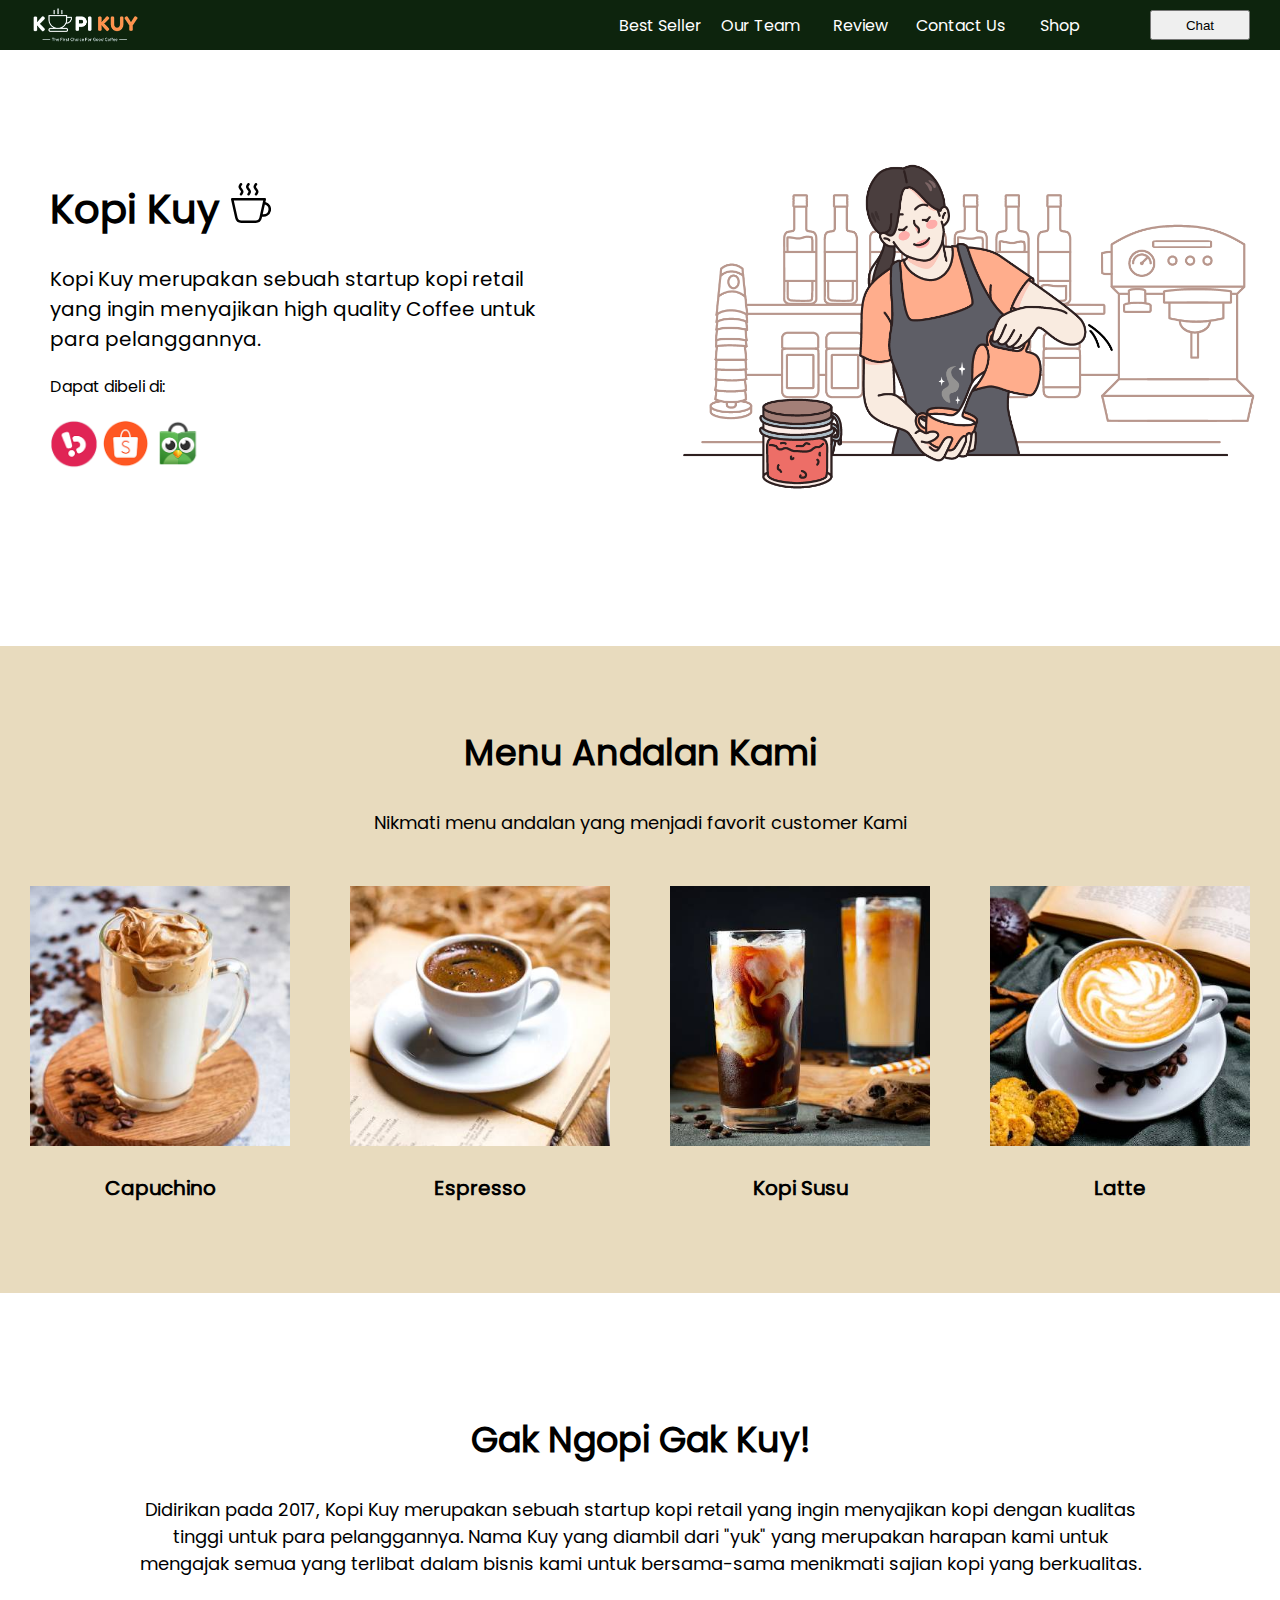
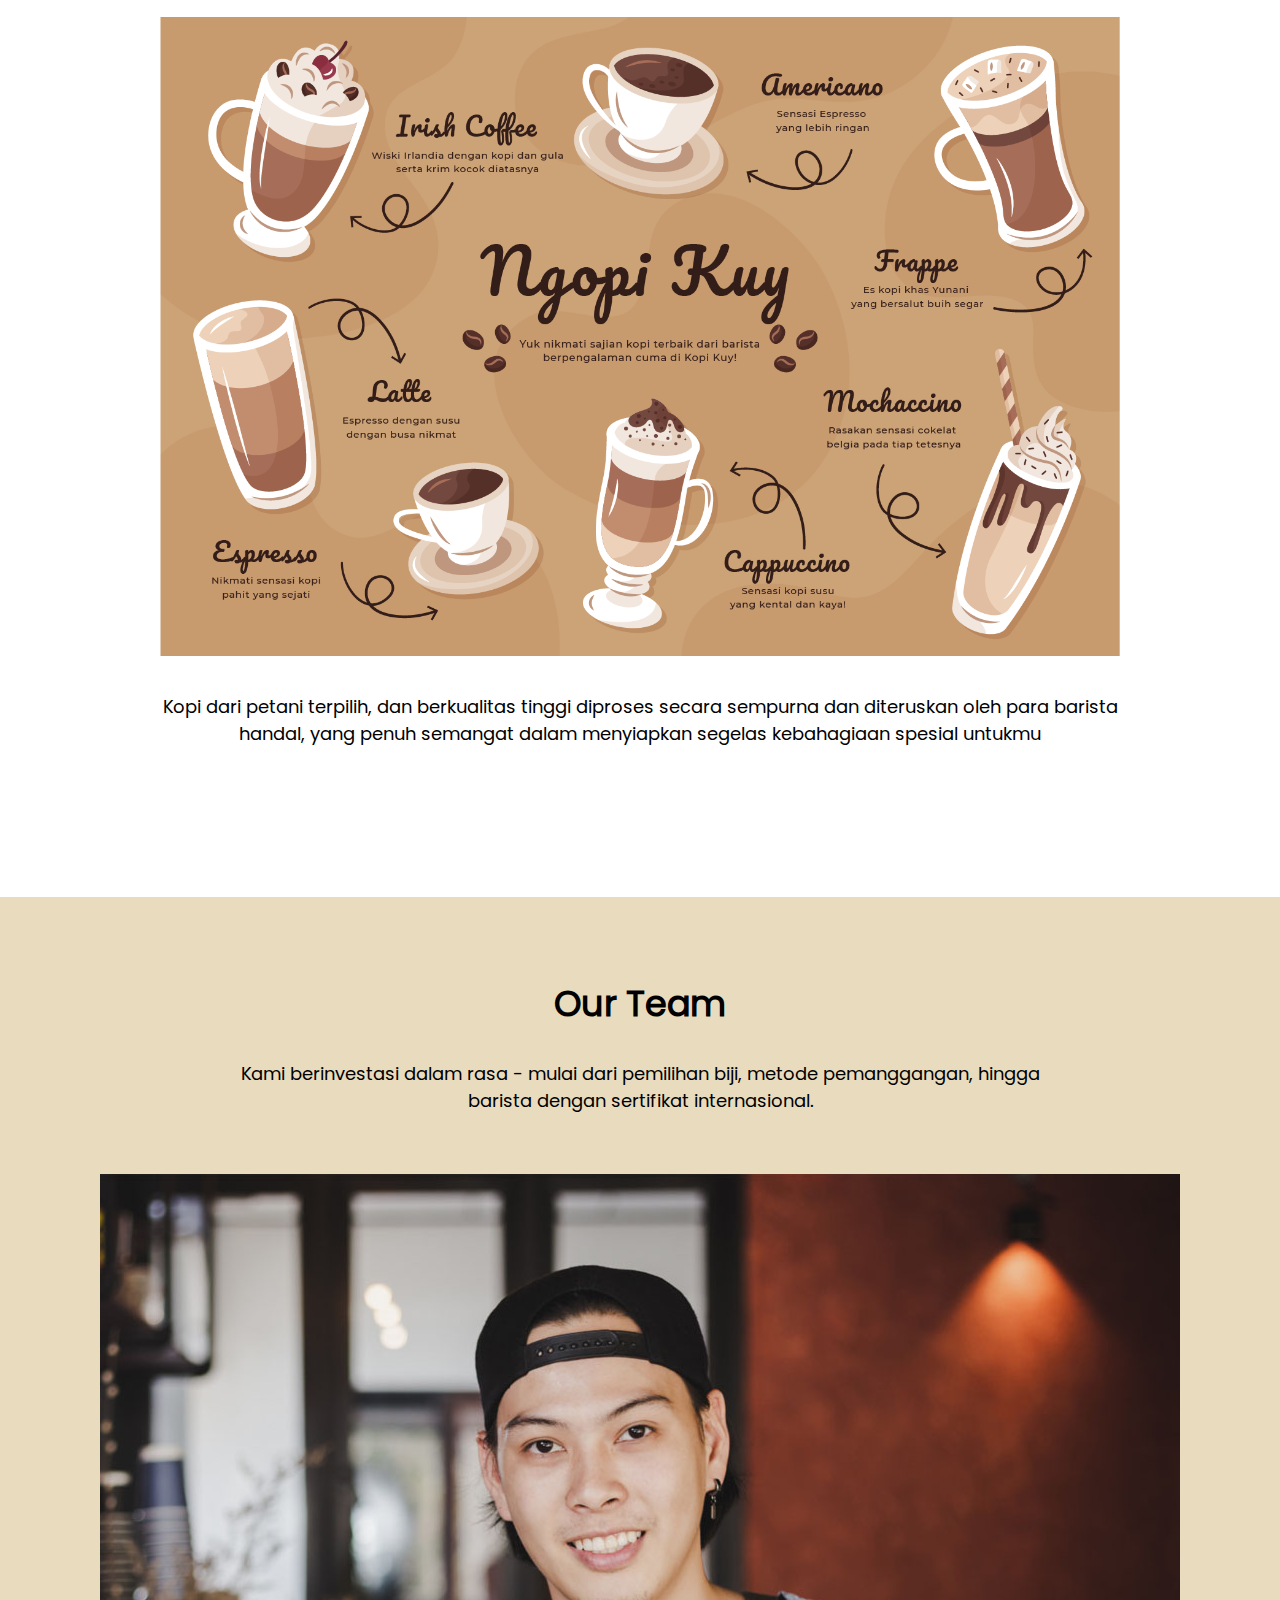
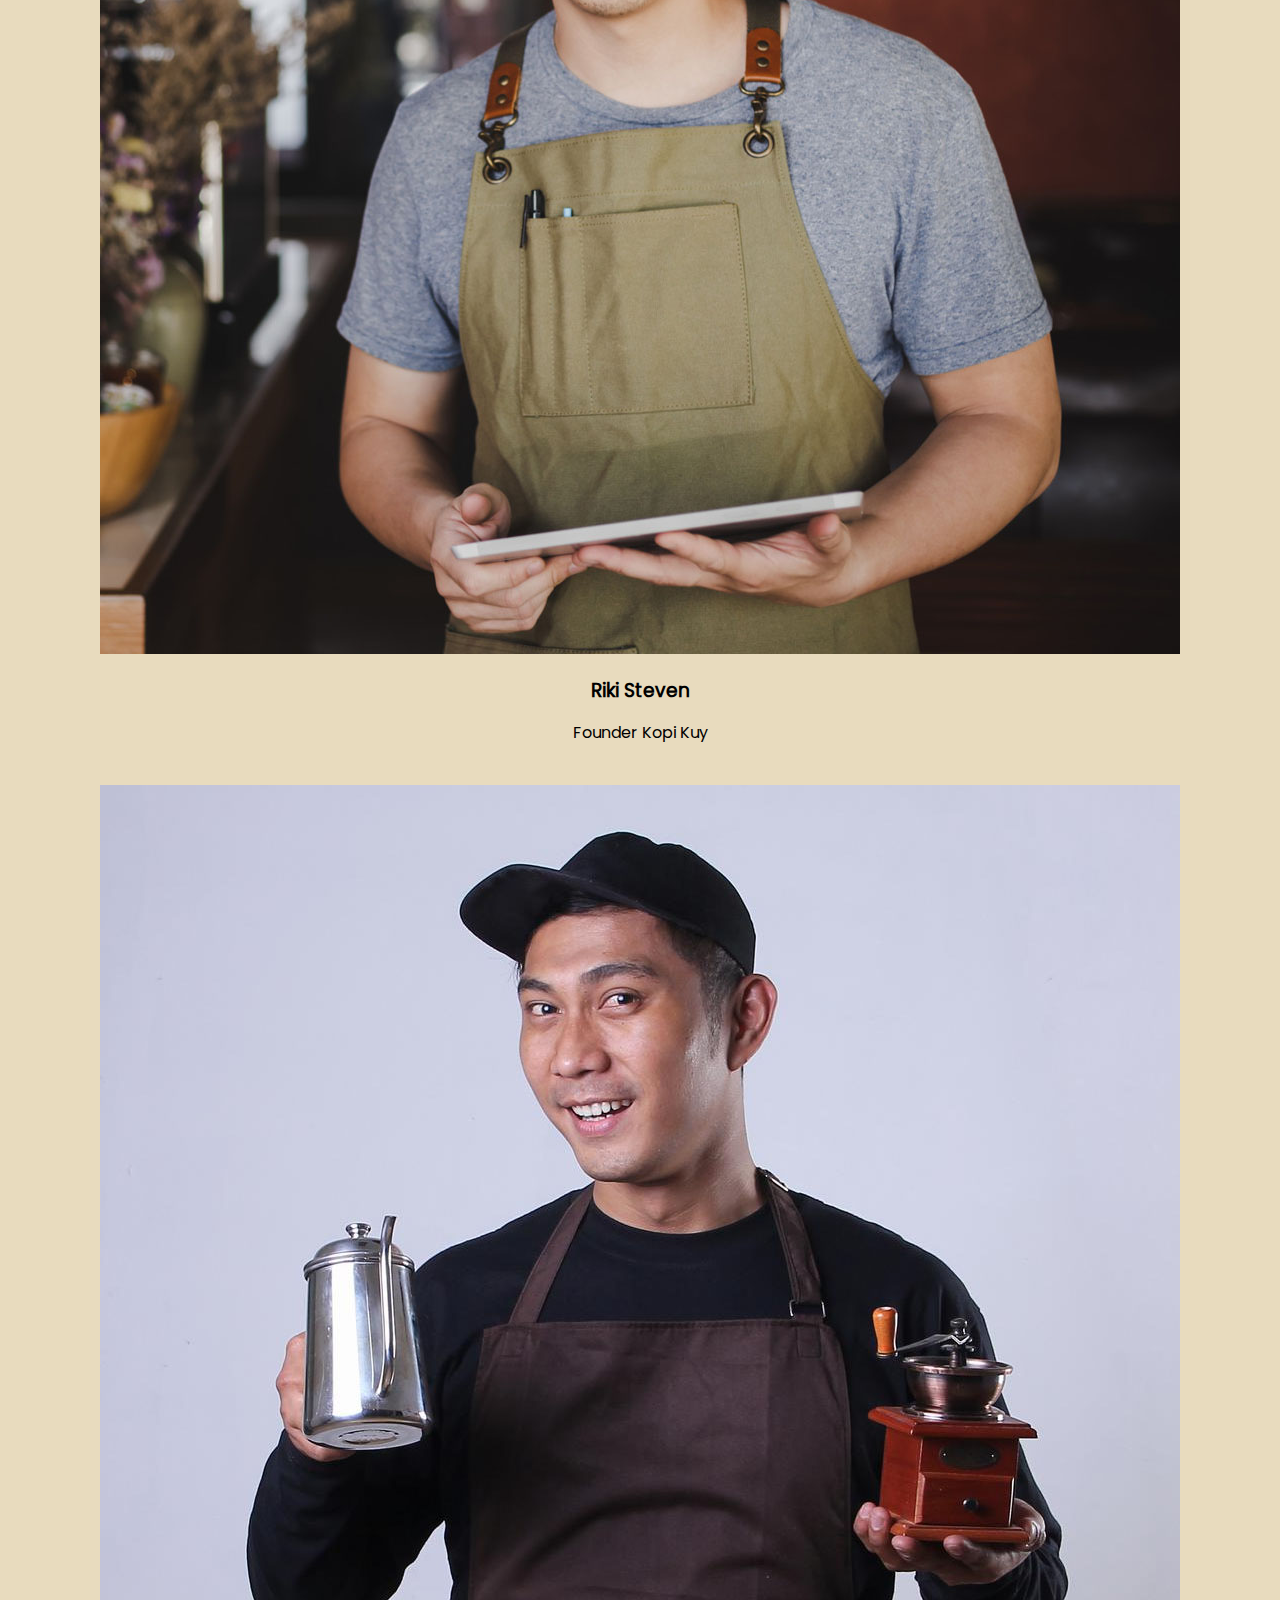
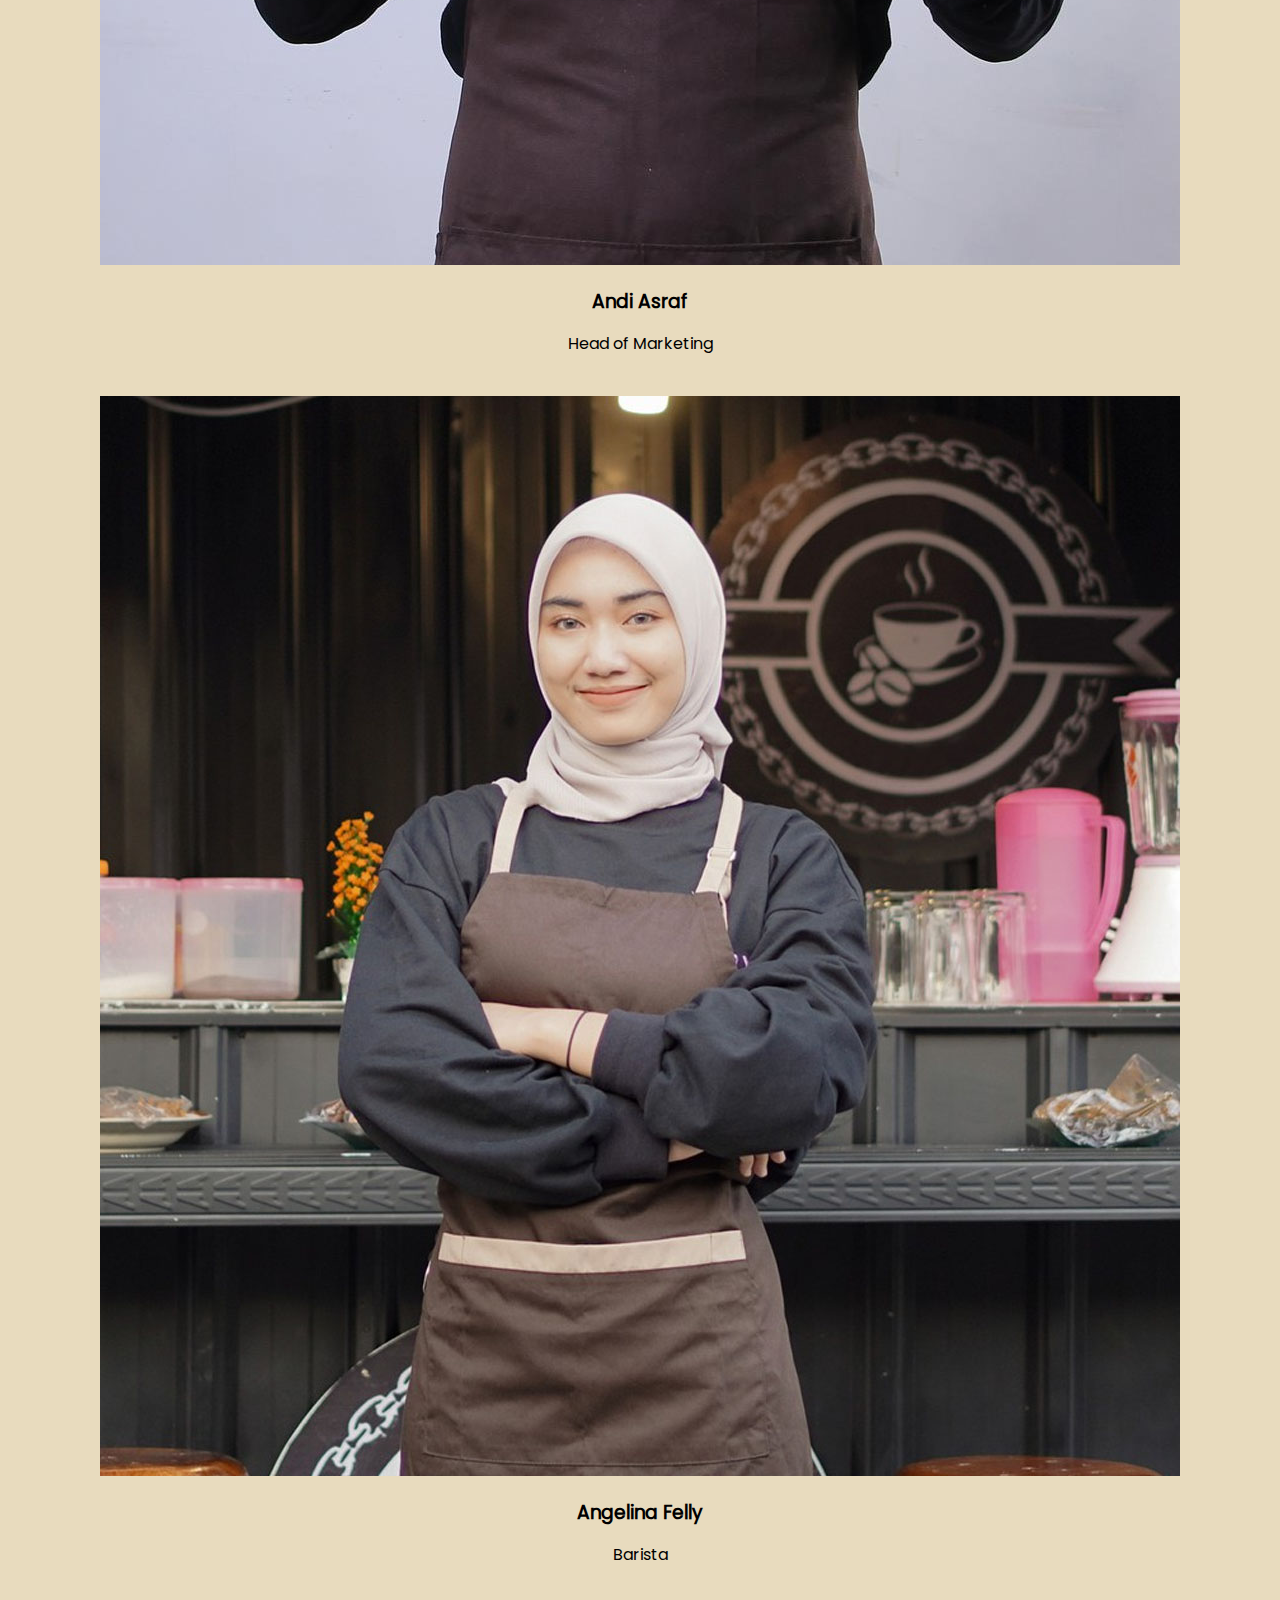
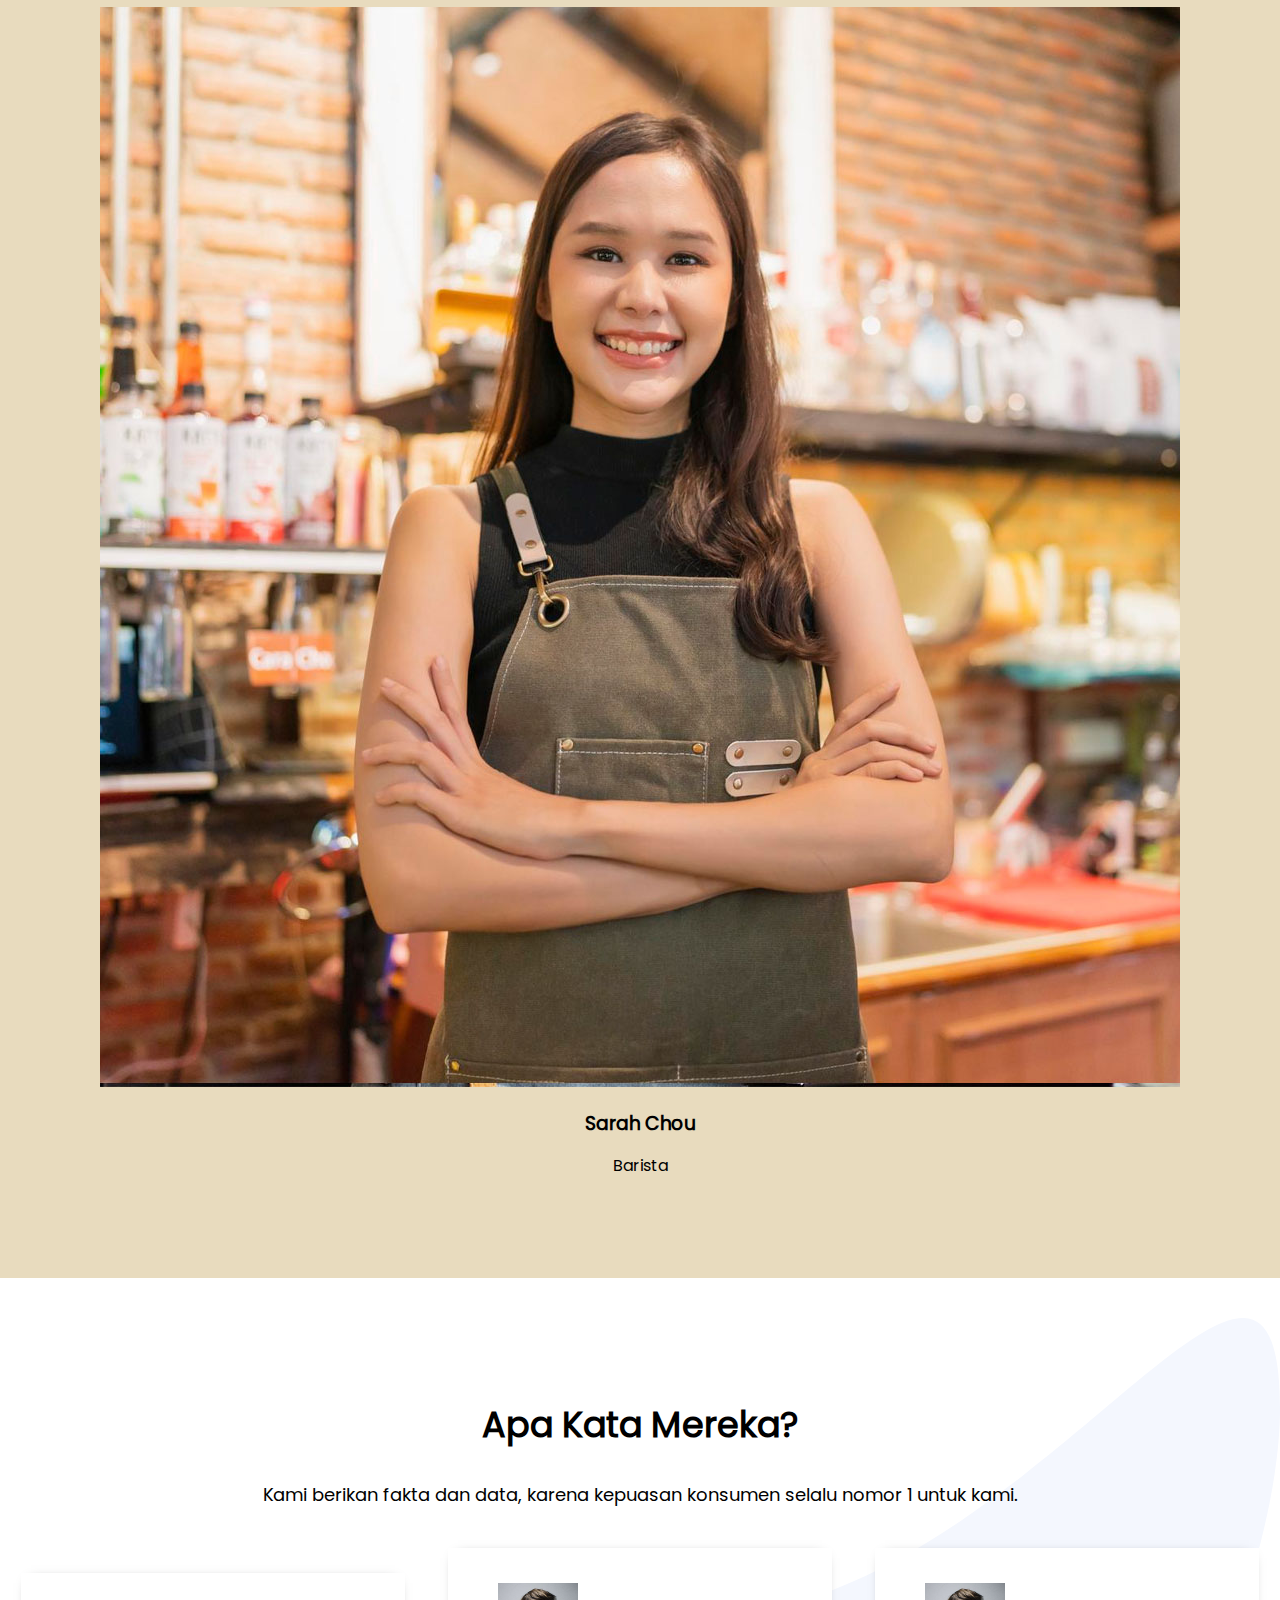
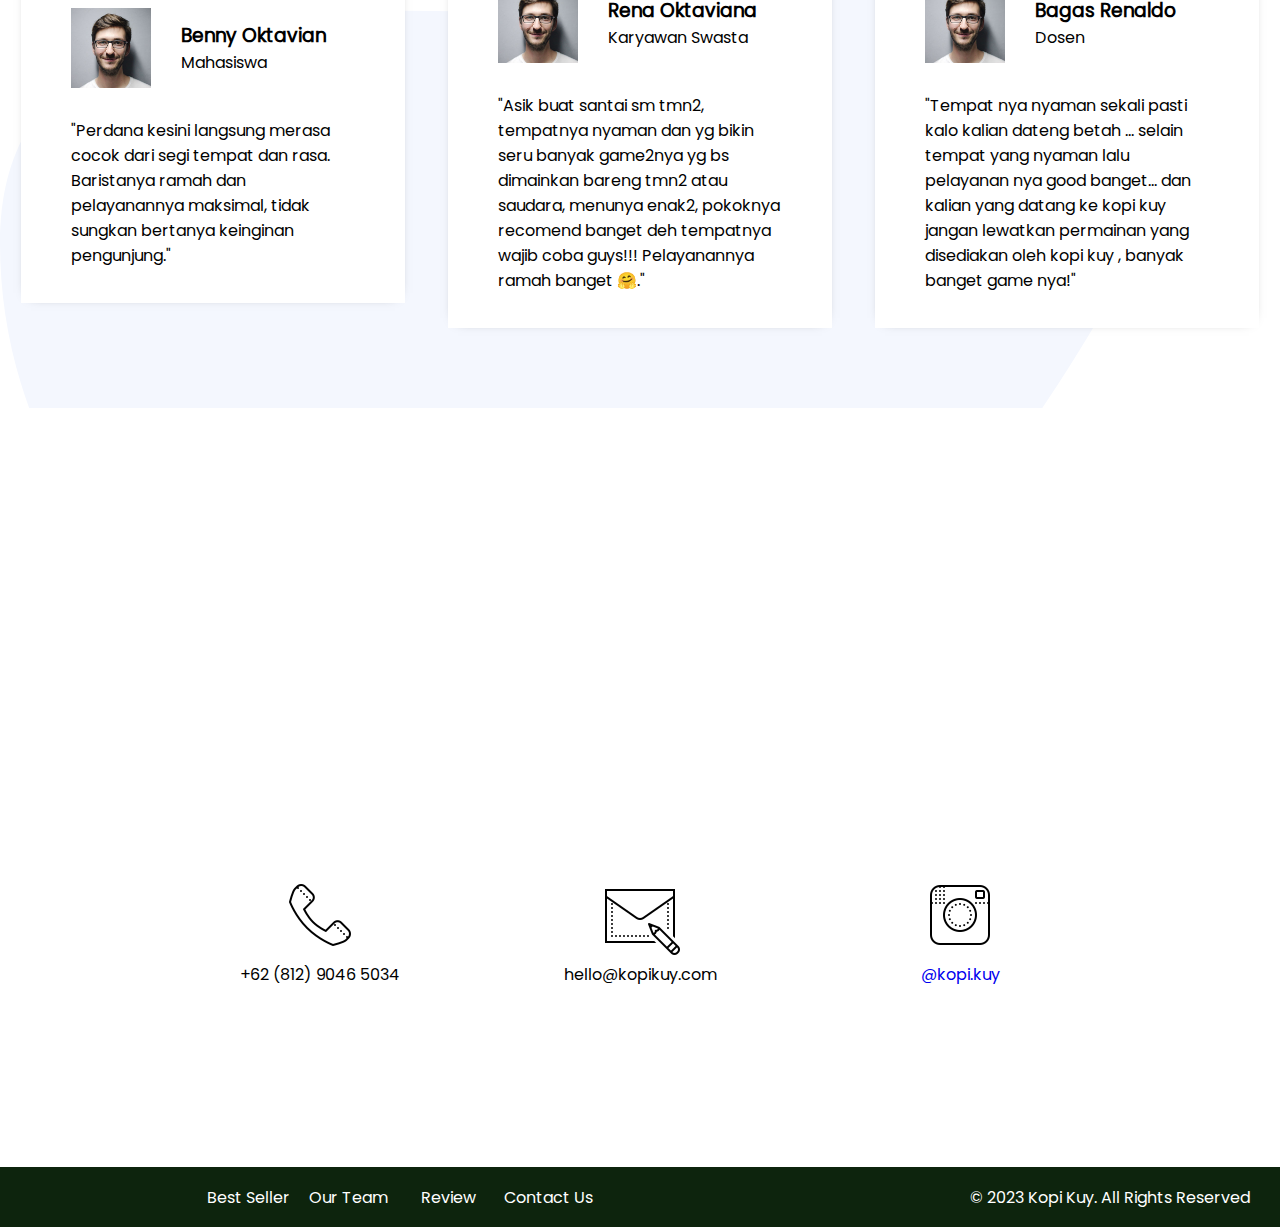
<file: index.html>
<!DOCTYPE html>
<html lang="en">

<head>
    <meta charset="UTF-8">
    <meta http-equiv="X-UA-Compatible" content="IE=edge">
    <meta name="viewport" content="width=device-width, initial-scale=1.0">
    <link rel="shortcut icon" href="images/favicon/favicon.ico" type="image/x-icon">
    <title>Kopi Kuy</title>
    <link rel="stylesheet" href="css/style2.css">
</head>

<body>
    <nav>
        <div class="baris">
            <img class="logo" src="images/logo/logo_kuy.png">
            <ul class="navigasi">
                <li>
                    <a href="#best-seller">Best Seller</a>
                </li>
                <li>
                    <a href="#our-team">Our Team</a>
                </li>
                <li>
                    <a href="#review">Review</a>
                </li>
                <li>
                    <a href="#contact-us">Contact Us</a>
                </li>
                <li>
                    <a href="produk.html">Shop</a>
                </li>
            </ul>
            <button class="chat-btn">Chat</button>
        </div>
    </nav>

    <header>
        <div class="baris">
            <div class="kiri">
                <h1>Kopi Kuy <img src="images/icon/icon_kopi.svg"></h1>
                <p class="tagline">Kopi Kuy merupakan sebuah startup kopi retail yang ingin menyajikan high
                    quality Coffee untuk para pelanggannya.
                </p>

                <div class="cta">
                    <p>Dapat dibeli di:</p>
                    <a href="#"><img src="images/logo/logo_bukalapak.png"></a>
                    <a href="#"><img src="images/logo/logo_shopee.png"></a>
                    <a href="#"><img src="images/logo/logo_tokopedia.png"></a>
                </div>
            </div>

            <img class="kanan" src="images/header/banner1.png">
        </div>
    </header>

    <section id="best-seller" class="best-seller">
        <h2>Menu Andalan Kami</h2>
        <p class="sub">Nikmati menu andalan yang menjadi favorit customer Kami</p>

        <div class="baris">
            <div class="produk">
                <img src="images/produk/product_capuchino.jpg" alt="">
                <p>Capuchino</p>
            </div>
            <div class="produk">
                <img src="images/produk/product_espresso.jpg" alt="">
                <p>Espresso</p>
            </div>
            <div class="produk">
                <img src="images/produk/product_kopi_susu.jpg" alt="">
                <p>Kopi Susu</p>
            </div>
            <div class="produk">
                <img src="images/produk/product_latte.jpg" alt="">
                <p>Latte</p>
            </div>
        </div>
    </section>

    <section id="about-us" class="about-us">
        <h2>Gak Ngopi Gak Kuy!</h2>
        <p class="tentang">
            Didirikan pada 2017, Kopi Kuy merupakan sebuah startup kopi retail yang ingin menyajikan kopi
            dengan kualitas tinggi
            untuk para pelanggannya. Nama Kuy yang diambil dari "yuk" yang merupakan harapan kami untuk
            mengajak semua yang terlibat dalam bisnis kami untuk bersama-sama menikmati sajian kopi yang
            berkualitas.
        </p>
        <img src="images/aset_kopi_jumbo.png">
        <p class="penjelasan">
            Kopi dari petani terpilih, dan berkualitas tinggi diproses secara sempurna dan diteruskan
            oleh para barista handal,
            yang penuh semangat dalam menyiapkan segelas kebahagiaan spesial untukmu
        </p>
    </section>

    <section class="our-team" id="our-team">
        <h2>Our Team</h2>

        <p class="sub">Kami berinvestasi dalam rasa - mulai dari pemilihan biji, metode pemanggangan,
            hingga barista dengan sertifikat internasional. </p>

        <div class="baris">
            <div class="tim">
                <img src="images/team/team4.jpg">
                <h3>Riki Steven</h3>
                <p>Founder Kopi Kuy</p>
            </div>
            <div class="tim">
                <img src="images/team/team6.jpg">
                <h3>Andi Asraf</h3>
                <p>Head of Marketing</p>
            </div>

            <div class="tim">
                <img src="images/team/team5.jpg">
                <h3>Angelina Felly</h3>
                <p>Barista</p>
            </div>

            <div class="tim">
                <img src="images/team/team2.jpg">
                <h3>Sarah Chou</h3>
                <p>Barista</p>
            </div>
        </div>
    </section>

    <section id="review" class="review">
        <h2>Apa Kata Mereka?</h2>

        <p class="sub">Kami berikan fakta dan data, karena kepuasan konsumen selalu nomor 1 untuk kami.</p>

        <div class="baris">
            <div class="testimoni">
                <div class="profile">
                    <img src="images/customer/customer1.jpg">
                    <div class="titel">
                        <h3>Benny Oktavian</h3>
                        <p>Mahasiswa</p>
                    </div>
                </div>
                <p>"Perdana kesini langsung merasa cocok dari segi tempat dan rasa. Baristanya ramah
                    dan pelayanannya maksimal, tidak sungkan bertanya keinginan pengunjung."</p>
            </div>
            <div class="testimoni">
                <div class="profile">
                    <img src="images/customer/customer1.jpg">
                    <div class="titel">
                        <h3>Rena Oktaviana</h3>
                        <p>Karyawan Swasta</p>
                    </div>
                </div>
                <p>"Asik buat santai sm tmn2, tempatnya nyaman dan yg bikin seru banyak game2nya yg bs
                    dimainkan bareng tmn2 atau saudara, menunya enak2, pokoknya recomend banget deh
                    tempatnya wajib coba guys!!! Pelayanannya ramah banget 🤗."</p>
            </div>
            <div class="testimoni">
                <div class="profile">
                    <img src="images/customer/customer1.jpg">
                    <div class="titel">
                        <h3>Bagas Renaldo</h3>
                        <p>Dosen</p>
                    </div>
                </div>
                <p>"Tempat nya nyaman sekali pasti kalo kalian dateng betah ... selain tempat yang
                    nyaman lalu pelayanan nya good banget... dan kalian yang datang ke kopi kuy jangan
                    lewatkan permainan yang disediakan oleh kopi kuy , banyak banget game nya!"</p>
            </div>
        </div>
    </section>

    <section class="contact-us" id="contact-us">
        <iframe
            src="https://www.google.com/maps/embed?pb=!1m18!1m12!1m3!1d3966.373479276824!2d106.66571527719503!3d-6.214377217273906!2m3!1f0!2f0!3f0!3m2!1i1024!2i768!4f13.1!3m3!1m2!1s0x2e69f9912c7f297b%3A0xe5a3a671dae861ab!2sKopi%20kuy!5e0!3m2!1sid!2sid!4v1673785598560!5m2!1sid!2sid"
            width="100%" height="300" frameborder="0" style="border:0;" allowfullscreen="" loading="lazy"
            referrerpolicy="no-referrer-when-downgrade"></iframe>

        <div class="baris">
            <div class="kolom">
                <img src="images/icon/icon_phone.png">
                <p>+62 (812) 9046 5034</p>
            </div>
            <div class="kolom">
                <img src="images/icon/icon_mail.png">
                <p>hello@kopikuy.com</p>
            </div>
            <div class="kolom">
                <img src="images/icon/icon_instagram.png">
                <a href="https://instagram.com" role="button">
                    <p>@kopi.kuy</p>
                </a>
            </div>
        </div>
    </section>

    <footer>
        <div class="baris">
            <ul class="navigasi">
                <li>
                    <a href="#best-seller">Best Seller</a>
                </li>
                <li>
                    <a href="#our-team">Our Team</a>
                </li>
                <li>
                    <a href="#review">Review</a>
                </li>
                <li>
                    <a href="#contact-us">Contact Us</a>
                </li>
            </ul>
            <p>© 2023 Kopi Kuy. All Rights Reserved</p>
        </div>
    </footer>

    

</body>

</html>
</file>
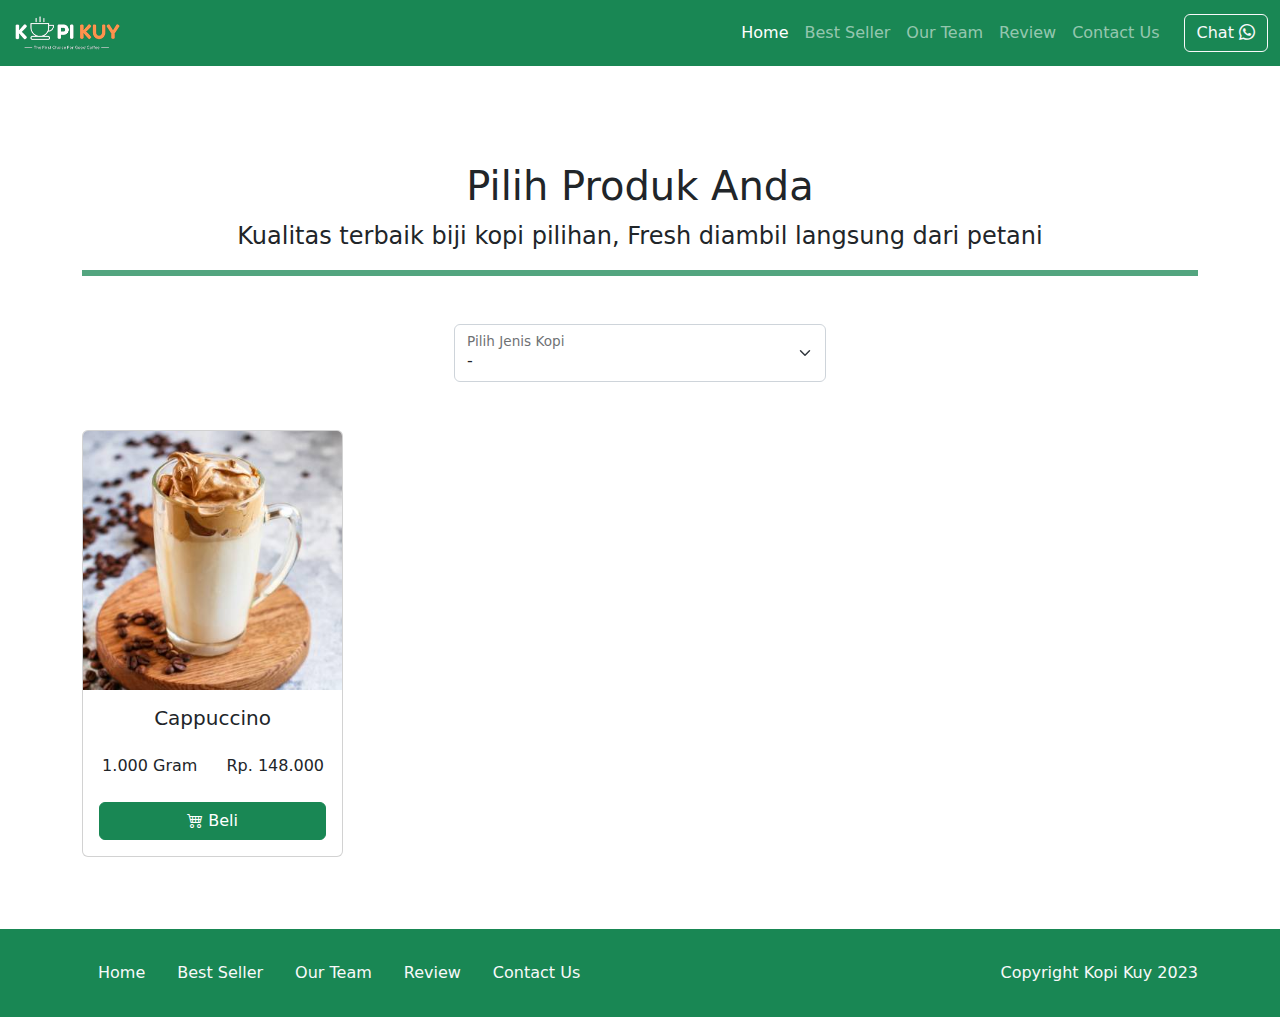
<file: produk.html>
<!DOCTYPE html>
<html lang="en">

<head>
    <meta charset="UTF-8">
    <meta http-equiv="X-UA-Compatible" content="IE=edge">
    <meta name="viewport" content="width=device-width, initial-scale=1.0">
    <link rel="shortcut icon" href="images/favicon/favicon.ico" type="image/x-icon">
    <title>Produk</title>
    <link rel="stylesheet" href="vendor/bootstrap/css/bootstrap.min.css">
    <link rel="stylesheet" href="vendor/bootsrap-icon/bootstrap-icons.css">
    <script src="vendor/bootstrap/js/bootstrap.bundle.min.js"></script>
</head>

<body>
    <nav class="navbar navbar-expand-lg bg-success navbar-dark">
        <div class="container-fluid">
            <a class="navbar-brand" href="#">
                <img class="logo" src="images/logo/logo_kuy.png" height="40">
            </a>
            <button class="navbar-toggler" type="button" data-bs-toggle="collapse"
                data-bs-target="#navbarSupportedContent" aria-controls="navbarSupportedContent" aria-expanded="false"
                aria-label="Toggle navigation">
                <span class="navbar-toggler-icon"></span>
            </button>
            <div class="collapse navbar-collapse" id="navbarSupportedContent">
                <ul class="navbar-nav ms-auto me-3 mb-2 mb-lg-0">
                    <li class="nav-item">
                        <a class="nav-link active" aria-current="page" href="index.html">Home</a>
                    </li>
                    <li class="nav-item">
                        <a class="nav-link" href="index.html#best-seller">Best Seller</a>
                    </li>
                    <li class="nav-item">
                        <a class="nav-link" href="index.html#our-team">Our Team</a>
                    </li>
                    <li class="nav-item">
                        <a class="nav-link" href="index.html#review">Review</a>
                    </li>
                    <li class="nav-item">
                        <a class="nav-link" href="index.html#contact-us">Contact Us</a>
                    </li>


                </ul>
                <a class="btn btn-outline-light" href="https://wa.me/6281290465034" target="_blank">Chat <i
                        class="bi bi-whatsapp"></i></a>

            </div>
        </div>
    </nav>

    <section class="produk text-center mt-5 pt-5">
        <div class="container">
            <h1 id="judul_h1">Pilih Produk Anda</h1>
            <p class="fs-4">Kualitas terbaik biji kopi pilihan, Fresh diambil langsung dari petani</p>
            <hr class="border border-success border-3 opacity-75">

            <div class="form-floating col-md-4 mx-auto my-5">
                <select class="form-select" id="select_produk" aria-label="Floating label select example">
                    <option selected disabled>-</option>
                    <option value="arabica">Arabica</option>
                    <option value="robusta">Robusta</option>
                </select>
                <label for="floatingSelect">Pilih Jenis Kopi</label>
            </div>

            <div class="row row-cols-1 row-cols-md-2 row-cols-lg-4" id="row_produk">
                <div class="col mb-4">
                    <div class="card">
                        <img src="images/produk/product_capuchino.jpg" class="card-img-top" alt="...">
                        <div class="card-body">
                            <h5 class="card-title">Cappuccino</h5>
                            <div class="row my-4">
                                <div class="col berat">
                                    1.000 Gram
                                </div>
                                <div class="col harga">
                                    Rp. 148.000
                                </div>
                            </div>
                            <a id="tombol_beli" href="#" class="btn btn-success w-100"><i class="bi bi-cart4"></i> Beli</a>
                        </div>
                    </div>
                </div>
   <!--             
                <div class="col mb-4">
                    <div class="card">
                        <img src="images/produk/product_capuchino.jpg" class="card-img-top" alt="...">
                        <div class="card-body">
                            <h5 class="card-title">Cappuccino</h5>
                            <div class="row my-4">
                                <div class="col">
                                    1.000 Gram
                                </div>
                                <div class="col">
                                    Rp. 148.000
                                </div>
                            </div>
                            <a id="tombol_beli" href="#" class="btn btn-success w-100"><i class="bi bi-cart4"></i> Beli</a>
                        </div>
                    </div>
                </div>
                <div class="col mb-4">
                    <div class="card">
                        <img src="images/produk/product_capuchino.jpg" class="card-img-top" alt="...">
                        <div class="card-body">
                            <h5 class="card-title">Cappuccino</h5>
                            <div class="row my-4">
                                <div class="col">
                                    1.000 Gram
                                </div>
                                <div class="col">
                                    Rp. 148.000
                                </div>
                            </div>
                            <a href="#" class="btn btn-success w-100"><i class="bi bi-cart4"></i> Beli</a>
                        </div>
                    </div>
                </div>
                <div class="col mb-4">
                    <div class="card">
                        <img src="images/produk/product_capuchino.jpg" class="card-img-top" alt="...">
                        <div class="card-body">
                            <h5 class="card-title">Cappuccino</h5>
                            <div class="row my-4">
                                <div class="col">
                                    1.000 Gram
                                </div>
                                <div class="col">
                                    Rp. 148.000
                                </div>
                            </div>
                            <a href="#" class="btn btn-success w-100"><i class="bi bi-cart4"></i> Beli</a>
                        </div>
                    </div>
                </div>
                <div class="col mb-4">
                    <div class="card">
                        <img src="images/produk/product_capuchino.jpg" class="card-img-top" alt="...">
                        <div class="card-body">
                            <h5 class="card-title">Cappuccino</h5>
                            <div class="row my-4">
                                <div class="col">
                                    1.000 Gram
                                </div>
                                <div class="col">
                                    Rp. 148.000
                                </div>
                            </div>
                            <a href="#" class="btn btn-success w-100"><i class="bi bi-cart4"></i> Beli</a>
                        </div>
                    </div>
                </div>
                <div class="col mb-4">
                    <div class="card">
                        <img src="images/produk/product_capuchino.jpg" class="card-img-top" alt="...">
                        <div class="card-body">
                            <h5 class="card-title">Cappuccino</h5>
                            <div class="row my-4">
                                <div class="col">
                                    1.000 Gram
                                </div>
                                <div class="col">
                                    Rp. 148.000
                                </div>
                            </div>
                            <a href="#" class="btn btn-success w-100"><i class="bi bi-cart4"></i> Beli</a>
                        </div>
                    </div>
                </div>
            -->

            </div>
        </div>
    </section>

    <footer class="bg-success py-4 mt-5">
        <div class="container">
            <div class="row align-items-center">
                <div class="col-md-8">
                    <ul class="nav">
                        <li class="nav-item">
                            <a class="nav-link link-light active" aria-current="page" href="index.html">Home</a>
                        </li>
                        <li class="nav-item">
                            <a class="nav-link link-light" href="index.html#best-seller">Best Seller</a>
                        </li>
                        <li class="nav-item">
                            <a class="nav-link link-light" href="index.html#our-team">Our Team</a>
                        </li>
                        <li class="nav-item">
                            <a class="nav-link link-light" href="index.html#review">Review</a>
                        </li>
                        <li class="nav-item">
                            <a class="nav-link link-light" href="index.html#contact-us">Contact Us</a>
                        </li>
                    </ul>
                </div>
                <div class="col-md-4 text-light text-end">
                    Copyright Kopi Kuy 2023
                </div>
            </div>
        </div>
    </footer>


    <script src="js/jquery-3.6.3.min.js"></script>
    <script>
        var api = 'https://rikikurnia.com/prakerja/api/produk/'

select_produk.onchange = function() {
    var api_server = api + this.value

    var isi = ''
    $.get(api_server).then(function(respon) {
        
        respon.data.forEach(item => {
            isi += `<div class="col mb-4">
            <div class="card">
                <img src="${item.foto}" class="card-img-top" alt="...">
                <div class="card-body">
                    <h5 class="card-title">${item.nama}</h5>
                    <div class="row my-4">
                        <div class="col-6 berat">
                            ${item.size}
                        </div>
                        <div class="col-6 harga">
                            ${item.harga}
                        </div>
                    </div>
                    <a href="${item.size}" class="btn btn-success w-100"><i class="bi bi-cart4"></i> Beli</a>
                </div>
            </div>
        </div>`
        });
        row_produk.innerHTML = isi
    })
   
}
    </script>

</body>

</html>
</file>
<file: css/style2.css>
/* Pengaturan Global */

@font-face {
    font-family: 'Poppins';
    src: url(../fonts/poppins.woff2);
}

* {
    box-sizing: border-box;
    margin: 0;
    padding: 0;
}

html {
    scroll-behavior: smooth;
}

body {
    font-family: 'Poppins';
}

.bg-kopi {
    background-color: rgb(13, 36, 13);
}

section {
    padding-top: 80px;
    padding-bottom: 80px;
    margin-top: 40px;
    margin-bottom: 40px;
}

.baris {
    display: flex;
    align-items: center;
    justify-content: center;
    flex-wrap: wrap;
}

h1 {
    font-size: 40px;
}

h2 {
    font-size: 35px;
    text-align: center;
    margin-bottom: 30px;
}

p.sub {
    font-size: 18px;
    width: 800px;
    max-width: 100%;
    text-align: center;
    margin: auto;
    margin-bottom: 40px;
}

img,
video {
    max-width: 100%;
}

/* Navigasi */

nav {
    background-color: rgb(13, 36, 13);
    padding-left: 30px;
    padding-right: 30px;
}

nav .baris {
    align-items: center;
    height: 50px;
}

.logo {
    height: 40px;
}

nav button {
    width: 100px;
    height: 30px;
}

.navigasi {
    display: flex;
    list-style: none;
    margin-right: 40px;
    align-items: center;
    margin-left: auto;
    text-align: center;
}

.navigasi li {
    width: 100px;
}

.navigasi li a {
    color: #fff;
    text-decoration: none;
}

/* Header */

header {
    padding-left: 50px;
    padding-top: 80px;
    padding-bottom: 80px;
}

header .baris {
    display: flex;
    align-items: center;
}

header .kiri {
    width: 50%;
    padding-right: 100px;
}

header .kanan {
    width: 50%;
}

header .kiri h1 {
    margin-bottom: 25px;
}

header .kiri p.tagline {
    margin-bottom: 20px;
    font-size: 20px;
}

header .kiri .cta p {
    font-size: 16px;
    margin-bottom: 20px;
}

header .kiri .cta img {
    height: 50px;
}

/* Best Seller */

.best-seller {
    background-color: rgb(232, 219, 190);
}

.best-seller .produk {
    width: 25%;
    padding: 10px 30px;
    text-align: center;
}

.best-seller .produk p {
    font-weight: bold;
    margin-top: 20px;
    font-size: 20px;
}

/* About Us */

section.about-us {

    margin-left: auto;
    margin-right: auto;
    text-align: center;
}

.about-us .tentang {
    width: 1024px;
    max-width: 90%;
    margin: 10px auto 40px auto;
    font-size: 18px;
}

.about-us img {
    width: 960px;
    max-width: 100%;
}

.about-us .penjelasan {
    max-width: 80%;
    margin: 30px auto 30px auto;
    font-size: 18px;
}

/* Our Team */

.our-team {
    background-color: rgb(232, 219, 190);
}

.our-team .baris .tim {
    padding: 20px 30px;
    text-align: center;
}

.our-team .baris .tim img {
    margin-bottom: 15px;
}

.our-team .baris h3 {
    margin-bottom: 15px;
}

/* Review */

.review {
    background-image: url(../images/shapes/9.svg);
    background-size: cover;
}

.review .baris {
    width: 1366px;
    max-width: 100%;
    margin-left: auto;
    margin-right: auto;
    justify-content: space-around;
}

.review .baris .testimoni {
    width: 30%;
    padding: 35px 50px;
    box-shadow: 0px 0px 12px -10px #000;
    background-color: #fff;
}

.review .profile {
    display: flex;
    margin-bottom: 30px;
    align-items: center;
}

.review .profile img {
    height: 80px;
    margin-right: 30px;
}

/* Contact Us */

section.contact-us {
    margin-bottom: 100px;
}

.contact-us .baris .kolom {
    margin-top: 40px;
    width: 25%;
    text-align: center;
}

.contact-us .kolom a {
    text-decoration: none;
}

/* Footer */

footer {
    background-color: rgb(13, 36, 13);
    padding-left: 30px;
    padding-right: 30px;
}

footer .baris {
    align-items: center;
    justify-content: space-between;
    max-width: 1366px;
    align-self: center;
    height: 60px;
}

footer .navigasi {
    width: 60%;
}

footer p {
    color: #fff;
}

/* Produk */

.shop .card p.card-text {
    font-size: 15px;
    color: #3b3b3b;
}

.shop .card h5 {
    font-size: 18px;
    font-weight: bold;
    color: #3b3b3b;
}



/* Coba Praktek Dari Sini  */

@media (max-width: 700px) {
    .navigasi{
        display: none;
    }

    nav .baris { 
        justify-content: space-between
    }

    header {
        padding-left: 20px;
        padding-right: 20px;
        padding-top: 48px;
    }
    
    header .kiri {
        width: 100%;
        padding-right: 0;
        text-align: center;
        margin-bottom: 40px;
    }
    
    header .kanan {
        width: 100%;
    }
    
    .best-seller .produk {
        width: 50%;
    }

    .review .baris .testimoni {
        width: 100%;
        margin-bottom: 40px;
    }
    .review {
        padding-left: 30px;
        padding-right: 30px;
    }
}
</file>
